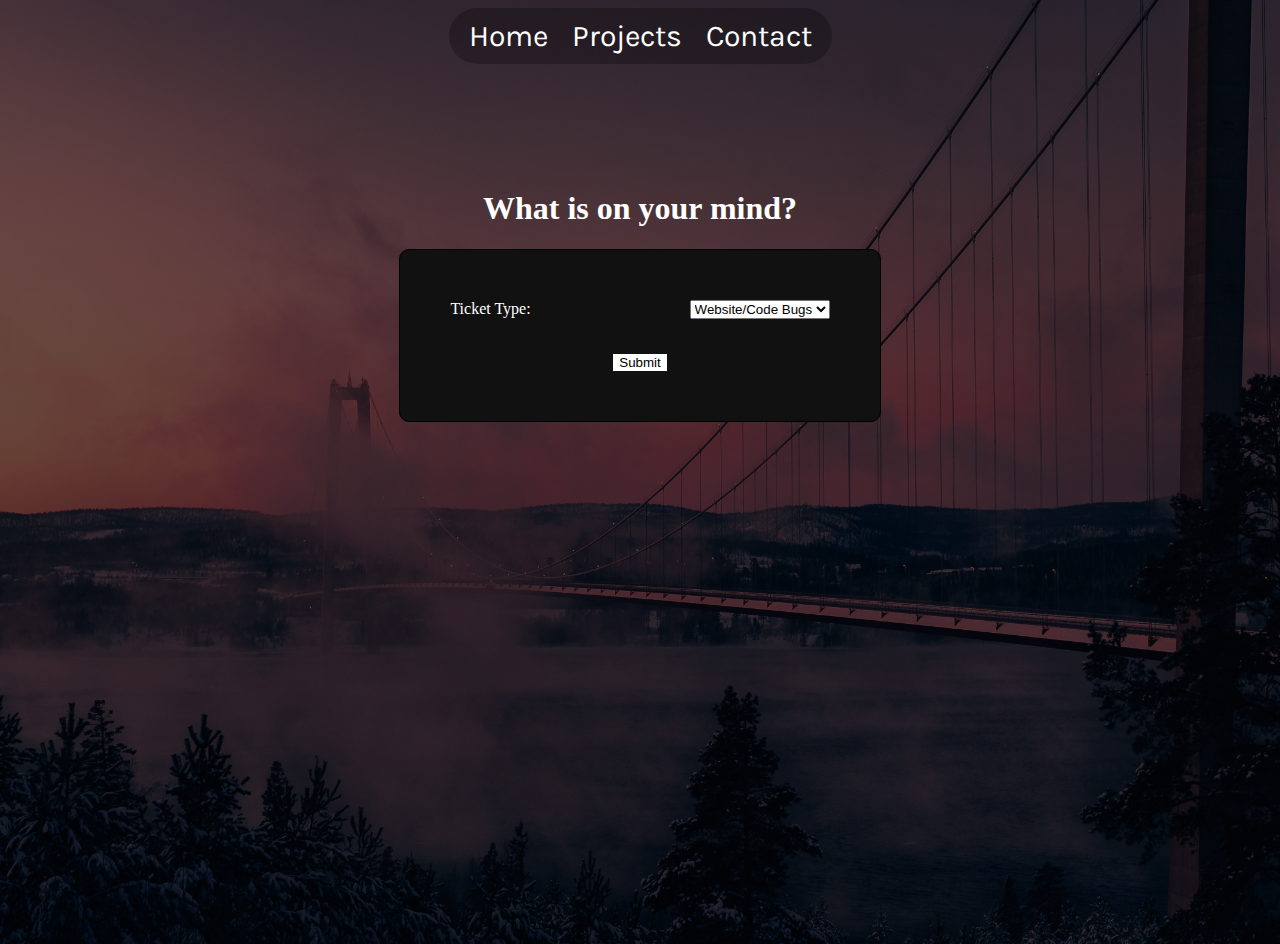
<file: contact/index.html>
<html>
    <head>
        <link rel="stylesheet" href="/style.css">

        <link rel="preconnect" href="https://fonts.googleapis.com">
        <link rel="preconnect" href="https://fonts.gstatic.com" crossorigin>
        <link rel="stylesheet" type="text/css" href="https://fonts.googleapis.com/css?family=Tilt+Neon">
        <link href="https://fonts.googleapis.com/css2?family=Karla:wght@500&family=Roboto:ital,wght@1,700&display=swap" rel="stylesheet">

        <title>Hello World!</title>
    </head>

    <body>
        <div id="#home" class="project">
            <div class="items">
                <a class="tb" href="/">Home</a>
                <a class="tb" href="/Projects/">Projects</a>
                <a class="tb" href="">Contact</a>
            </div>

            <div class="contact">
                <h1>What is on your mind?</h1>
                <form onsubmit="return false">
                    <label>Ticket Type: </label><select name="ticketType" id="ticket_type">
                        <option value="website_related">Website/Code Bugs</option>
                        <option value="job_related">Job Inquery</option>
                    </select>
                    <br>
                    <label id="job_type_text">Job Type: </label><select name="ticketType" id="job_type">
                        <option value="sel"></option>
                        <option value="website">Website</option>
                        <option value="python">Python</option>
                    </select>
                    <br>
                    <label id="web_type_text">Website: </label><select name="web_type" id="web_type">
                        <option value="sel"></option>
                        <option value="fullstack">Fullstack</option>
                        <option value="frontend">Frontend</option>
                        <option value="backend">Backend</option>
                    </select>
                    <br>
                    <input id="web_details" type="text" value="">
                    <input id="python_details" type="text" value=""
                    <br>
                    <button id="submit" onclick="submit_form()">Submit</button>
                </form>
            </div>
        </div>
        <script src="script.js"></script>
    </body>
</html>
</file>
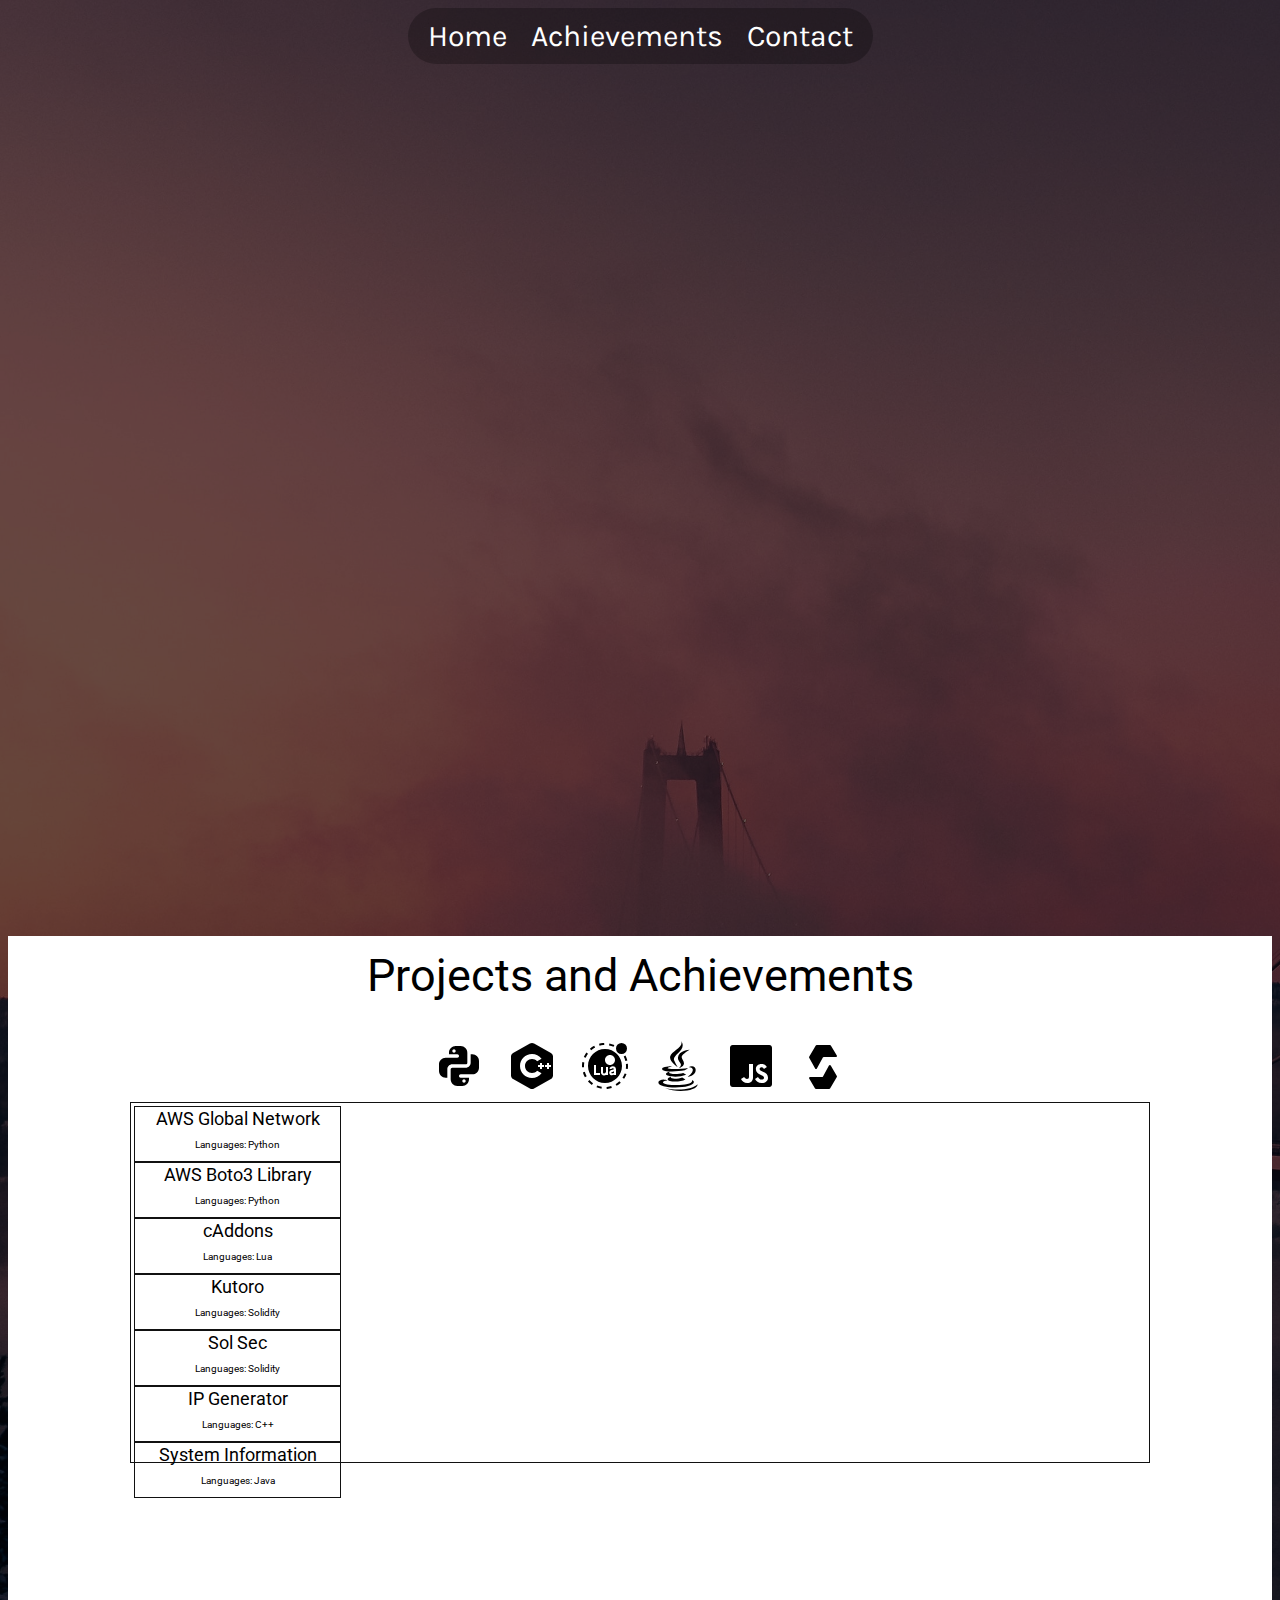
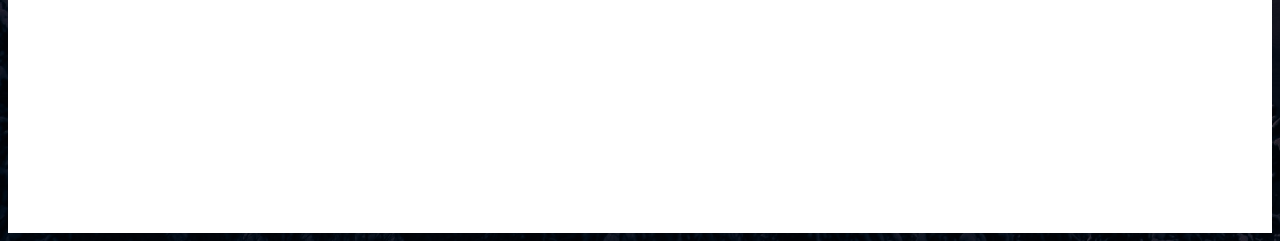
<file: Projects/index.html>
<html>
    <head>
        <link rel="stylesheet" href="/style.css">

        <link rel="preconnect" href="https://fonts.googleapis.com">
        <link rel="preconnect" href="https://fonts.gstatic.com" crossorigin>
        <link rel="stylesheet" type="text/css" href="https://fonts.googleapis.com/css?family=Tilt+Neon">
        <link href="https://fonts.googleapis.com/css2?family=Karla:wght@500&family=Roboto:ital,wght@1,700&display=swap" rel="stylesheet">

        <title>Hello World!</title>
    </head>

    <body>
        <div id="#home" class="project">
            <div class="items">
                <a class="tb" href="">Home</a>
                <a class="tb" href="">Achievements</a>
                <a class="tb" href="">Contact</a>
            </div>

        </div>


        <div class="certs" id="#certs">
            <h class="title">Projects and Achievements</h>
            <br>
            <div class="projects">
                <div class="sort_projects">
                    <button onclick="py_select()"><?xml version="1.0"?><svg xmlns="http://www.w3.org/2000/svg"  id="python" class="python" viewBox="0 0 30 30" width="50px" height="50px">    <path d="M 13 3 C 10.791 3 9 4.791 9 7 L 9 8 L 14 8 C 14.552 8 15 8.448 15 9 C 15 9.552 14.552 10 14 10 L 9 10 L 8 10 L 7 10 C 4.791 10 3 11.791 3 14 L 3 18 C 3 20.209 4.791 22 7 22 L 8 22 L 8 17 C 8 15.346 9.346 14 11 14 L 19 14 C 19.552 14 20 13.552 20 13 L 20 7 C 20 4.791 18.209 3 16 3 L 13 3 z M 12 5 C 12.552 5 13 5.448 13 6 C 13 6.552 12.552 7 12 7 C 11.448 7 11 6.552 11 6 C 11 5.448 11.448 5 12 5 z M 22 8 L 22 13 C 22 14.654 20.654 16 19 16 L 11 16 C 10.448 16 10 16.448 10 17 L 10 23 C 10 25.209 11.791 27 14 27 L 17 27 C 19.209 27 21 25.209 21 23 L 21 22 L 16 22 C 15.448 22 15 21.552 15 21 C 15 20.448 15.448 20 16 20 L 21 20 L 22 20 L 23 20 C 25.209 20 27 18.209 27 16 L 27 12 C 27 9.791 25.209 8 23 8 L 22 8 z M 18 23 C 18.552 23 19 23.448 19 24 C 19 24.552 18.552 25 18 25 C 17.448 25 17 24.552 17 24 C 17 23.448 17.448 23 18 23 z"/></svg></button>
                    <button onclick="cpp_select()"><svg xmlns="http://www.w3.org/2000/svg"  id="cpp" class="cpp" viewBox="0 0 50 50" width="50px" height="50px"><path d="M 43.910156 12.003906 L 27.070313 2.539063 C 25.792969 1.824219 24.207031 1.824219 22.929688 2.539063 L 6.089844 12.003906 C 4.800781 12.726563 4 14.082031 4 15.535156 L 4 34.464844 C 4 35.917969 4.800781 37.273438 6.089844 37.996094 L 22.929688 47.460938 C 23.570313 47.820313 24.285156 48 25 48 C 25.714844 48 26.429688 47.820313 27.070313 47.460938 L 43.910156 37.996094 C 45.199219 37.273438 46 35.917969 46 34.464844 L 46 15.535156 C 46 14.082031 45.199219 12.726563 43.910156 12.003906 Z M 25 37 C 18.382813 37 13 31.617188 13 25 C 13 18.382813 18.382813 13 25 13 C 28.78125 13 32.273438 14.753906 34.542969 17.742188 L 30.160156 20.277344 C 28.84375 18.835938 26.972656 18 25 18 C 21.140625 18 18 21.140625 18 25 C 18 28.859375 21.140625 32 25 32 C 26.972656 32 28.84375 31.164063 30.160156 29.722656 L 34.542969 32.257813 C 32.273438 35.246094 28.78125 37 25 37 Z M 37 26 L 35 26 L 35 28 L 33 28 L 33 26 L 31 26 L 31 24 L 33 24 L 33 22 L 35 22 L 35 24 L 37 24 Z M 44 26 L 42 26 L 42 28 L 40 28 L 40 26 L 38 26 L 38 24 L 40 24 L 40 22 L 42 22 L 42 24 L 44 24 Z"/></svg></button>
                    <button onclick="lua_select()"><svg xmlns="http://www.w3.org/2000/svg"  id="lua" class="lua" viewBox="0 0 50 50" width="50px" height="50px"><path d="M 41.5 2 A 5.5 5.5 0 0 0 41.5 13 A 5.5 5.5 0 0 0 41.5 2 z M 24.1875 2.0136719 C 23.7425 2.0306719 23.295703 2.0595625 22.845703 2.1015625 C 21.557703 2.2225625 20.274203 2.4512031 19.033203 2.7832031 L 19.548828 4.7167969 C 20.682828 4.4137969 21.85425 4.2027969 23.03125 4.0917969 C 23.44325 4.0537969 23.854719 4.0267187 24.261719 4.0117188 L 24.1875 2.0136719 z M 29.388672 2.4160156 L 29.007812 4.3808594 C 30.568813 4.6828594 32.096828 5.1654531 33.548828 5.8144531 L 34.365234 3.9882812 C 32.773234 3.2772812 31.098672 2.7480156 29.388672 2.4160156 z M 14.179688 4.6972656 C 12.645687 5.5152656 11.202672 6.5122031 9.8886719 7.6582031 L 11.203125 9.1640625 C 12.402125 8.1170625 13.722094 7.2088906 15.121094 6.4628906 L 14.179688 4.6972656 z M 25 8 C 15.626 8 8 15.626 8 25 C 8 34.374 15.626 42 25 42 C 34.374 42 42 34.374 42 25 C 42 15.626 34.374 8 25 8 z M 6.3730469 11.507812 C 5.3500469 12.920812 4.4865938 14.447828 3.8085938 16.048828 L 5.6503906 16.828125 C 6.2693906 15.366125 7.0581875 13.971641 7.9921875 12.681641 L 6.3730469 11.507812 z M 30 14 C 32.761 14 35 16.239 35 19 C 35 21.761 32.761 24 30 24 C 27.239 24 25 21.761 25 19 C 25 16.239 27.239 14 30 14 z M 45.511719 14.578125 L 43.728516 15.484375 C 44.449516 16.901375 45.005719 18.402313 45.386719 19.945312 L 47.328125 19.46875 C 46.911125 17.77775 46.300719 16.131125 45.511719 14.578125 z M 2.3359375 21.054688 C 2.1119375 22.343687 1.9980469 23.662609 1.9980469 24.974609 C 1.9980469 25.400609 2.0092031 25.828766 2.0332031 26.259766 L 4.03125 26.148438 C 4.00925 25.755437 3.9980469 25.363609 3.9980469 24.974609 C 3.9980469 23.776609 4.1026406 22.572484 4.3066406 21.396484 L 2.3359375 21.054688 z M 47.898438 22.84375 L 45.908203 23.03125 C 45.971203 23.69125 46.003906 24.362391 46.003906 25.025391 C 46.003906 25.947391 45.941313 26.878922 45.820312 27.794922 L 47.802734 28.058594 C 47.935734 27.056594 48.002906 26.035391 48.003906 25.025391 C 48.003906 24.300391 47.966437 23.56575 47.898438 22.84375 z M 14 24 L 16 24 L 16 32 L 20 32 L 20 34 L 14 34 L 14 24 z M 32.822266 25.285156 C 34.752266 25.285156 36 26.541375 36 28.484375 L 36 34 L 34 34 L 34 33.833984 C 33.182 34.116984 32.357703 34.207031 31.970703 34.207031 C 30.613703 34.207031 29.207031 33.242 29.207031 31.625 C 29.207031 29.641 31.216922 29.089609 32.544922 28.724609 C 33.071922 28.579609 33.697844 28.400031 33.964844 28.207031 C 33.884844 27.580031 33.542266 27.285156 32.822266 27.285156 C 32.410266 27.285156 31.560547 27.453656 31.560547 27.972656 L 29.560547 27.972656 C 29.560547 26.208656 31.201266 25.285156 32.822266 25.285156 z M 21 26 L 23 26 L 23 31.492188 C 23 31.990188 23.404344 32.394531 23.902344 32.394531 L 24.152344 32.394531 C 25.171344 32.394531 26 31.566828 26 30.548828 L 26 26 L 28 26 L 28 30.548828 L 28 34 L 26 34 L 26 33.902344 C 25.449 34.207344 24.825344 34.394531 24.152344 34.394531 L 23.902344 34.394531 C 22.301344 34.394531 21 33.092188 21 31.492188 L 21 26 z M 34 30.371094 C 33.696 30.473094 33.386219 30.565391 33.074219 30.650391 C 31.810219 30.999391 31.207031 31.233 31.207031 31.625 C 31.207031 32.192 31.962703 32.207031 31.970703 32.207031 C 32.614703 32.207031 33.584 31.946766 34 31.634766 L 34 30.371094 z M 4.8261719 30.847656 L 2.9042969 31.400391 C 3.3862969 33.072391 4.0621094 34.693844 4.9121094 36.214844 L 6.6582031 35.240234 C 5.8822031 33.851234 5.2661719 32.373656 4.8261719 30.847656 z M 44.65625 32.412109 C 44.09425 33.898109 43.360563 35.323484 42.476562 36.646484 L 44.140625 37.757812 C 45.107625 36.307813 45.911344 34.746141 46.527344 33.119141 L 44.65625 32.412109 z M 9.4355469 39.103516 L 7.9550781 40.447266 C 9.1250781 41.736266 10.444047 42.892719 11.873047 43.886719 L 13.015625 42.246094 C 11.709625 41.336094 10.504547 40.280516 9.4355469 39.103516 z M 39.402344 40.283203 C 38.243344 41.376203 36.96275 42.337672 35.59375 43.138672 L 36.603516 44.865234 C 38.103516 43.988234 39.506391 42.936281 40.775391 41.738281 L 39.402344 40.283203 z M 17.207031 44.505859 L 16.464844 46.361328 C 18.082844 47.010328 19.774094 47.472328 21.496094 47.736328 L 21.800781 45.761719 C 20.229781 45.520719 18.684031 45.097859 17.207031 44.505859 z M 31.238281 45.056641 C 29.859281 45.483641 28.420844 45.770203 26.964844 45.908203 L 26.550781 45.943359 L 26.714844 47.9375 L 27.154297 47.898438 C 28.746297 47.747437 30.319078 47.434797 31.830078 46.966797 L 31.238281 45.056641 z"/></svg></button>
                    <button onclick="java_select()"><svg xmlns="http://www.w3.org/2000/svg"  id="java" class="java" viewBox="0 0 50 50" width="50px" height="50px"><path d="M 28.1875 0 C 30.9375 6.363281 18.328125 10.292969 17.15625 15.59375 C 16.082031 20.464844 24.648438 26.125 24.65625 26.125 C 23.355469 24.109375 22.398438 22.449219 21.09375 19.3125 C 18.886719 14.007813 34.535156 9.207031 28.1875 0 Z M 36.5625 8.8125 C 36.5625 8.8125 25.5 9.523438 24.9375 16.59375 C 24.6875 19.742188 27.847656 21.398438 27.9375 23.6875 C 28.011719 25.558594 26.0625 27.125 26.0625 27.125 C 26.0625 27.125 29.609375 26.449219 30.71875 23.59375 C 31.949219 20.425781 28.320313 18.285156 28.6875 15.75 C 29.039063 13.324219 36.5625 8.8125 36.5625 8.8125 Z M 19.1875 25.15625 C 19.1875 25.15625 9.0625 25.011719 9.0625 27.875 C 9.0625 30.867188 22.316406 31.089844 31.78125 29.25 C 31.78125 29.25 34.296875 27.519531 34.96875 26.875 C 28.765625 28.140625 14.625 28.28125 14.625 27.1875 C 14.625 26.179688 19.1875 25.15625 19.1875 25.15625 Z M 38.65625 25.15625 C 37.664063 25.234375 36.59375 25.617188 35.625 26.3125 C 37.90625 25.820313 39.84375 27.234375 39.84375 28.84375 C 39.84375 32.46875 34.59375 35.875 34.59375 35.875 C 34.59375 35.875 42.71875 34.953125 42.71875 29 C 42.71875 26.296875 40.839844 24.984375 38.65625 25.15625 Z M 16.75 30.71875 C 15.195313 30.71875 12.875 31.9375 12.875 33.09375 C 12.875 35.417969 24.5625 37.207031 33.21875 33.8125 L 30.21875 31.96875 C 24.351563 33.847656 13.546875 33.234375 16.75 30.71875 Z M 18.1875 35.9375 C 16.058594 35.9375 14.65625 37.222656 14.65625 38.1875 C 14.65625 41.171875 27.371094 41.472656 32.40625 38.4375 L 29.21875 36.40625 C 25.457031 37.996094 16.015625 38.238281 18.1875 35.9375 Z M 11.09375 38.625 C 7.625 38.554688 5.375 40.113281 5.375 41.40625 C 5.375 48.28125 40.875 47.964844 40.875 40.9375 C 40.875 39.769531 39.527344 39.203125 39.03125 38.9375 C 41.933594 45.65625 9.96875 45.121094 9.96875 41.15625 C 9.96875 40.253906 12.320313 39.390625 14.5 39.8125 L 12.65625 38.75 C 12.113281 38.667969 11.589844 38.636719 11.09375 38.625 Z M 44.625 43.25 C 39.226563 48.367188 25.546875 50.222656 11.78125 47.0625 C 25.542969 52.695313 44.558594 49.535156 44.625 43.25 Z"/></svg></button>
                    <button onclick="js_select()"><svg xmlns="http://www.w3.org/2000/svg"  id="js" class="js" viewBox="0 0 50 50" width="50px" height="50px"><path d="M 43.335938 4 L 6.667969 4 C 5.195313 4 4 5.195313 4 6.667969 L 4 43.332031 C 4 44.804688 5.195313 46 6.667969 46 L 43.332031 46 C 44.804688 46 46 44.804688 46 43.335938 L 46 6.667969 C 46 5.195313 44.804688 4 43.335938 4 Z M 27 36.183594 C 27 40.179688 24.65625 42 21.234375 42 C 18.140625 42 15.910156 39.925781 15 38 L 18.144531 36.097656 C 18.75 37.171875 19.671875 38 21 38 C 22.269531 38 23 37.503906 23 35.574219 L 23 23 L 27 23 Z M 35.675781 42 C 32.132813 42 30.121094 40.214844 29 38 L 32 36 C 32.816406 37.335938 33.707031 38.613281 35.589844 38.613281 C 37.171875 38.613281 38 37.824219 38 36.730469 C 38 35.425781 37.140625 34.960938 35.402344 34.199219 L 34.449219 33.789063 C 31.695313 32.617188 29.863281 31.148438 29.863281 28.039063 C 29.863281 25.179688 32.046875 23 35.453125 23 C 37.878906 23 39.621094 23.84375 40.878906 26.054688 L 37.910156 27.964844 C 37.253906 26.789063 36.550781 26.328125 35.453125 26.328125 C 34.335938 26.328125 33.628906 27.039063 33.628906 27.964844 C 33.628906 29.109375 34.335938 29.570313 35.972656 30.28125 L 36.925781 30.691406 C 40.171875 32.078125 42 33.496094 42 36.683594 C 42 40.117188 39.300781 42 35.675781 42 Z"/></svg></svg></button>
                    <button onclick="solidity_select()"><svg xmlns="http://www.w3.org/2000/svg"  id="solidity" class="solidity" viewBox="0 0 24 24" width="48px" height="48px"><path d="M18.914 6.201l-3.005-4.946C15.816 1.097 15.647 1 15.464 1H8.838C8.655 1 8.485 1.097 8.393 1.255L5.086 6.901c-.094.161-.094.36 0 .521l2.977 5.297c.199.34.691.34.89 0l2.978-5.464C12.024 7.097 12.193 7 12.376 7l6.092-.023C18.867 6.977 19.115 6.544 18.914 6.201zM8.467 22.974h6.626c.183 0 .352-.097.445-.255l3.377-5.664c.094-.161.094-.36 0-.521l-3.047-5.279c-.199-.34-.691-.34-.89 0l-2.978 5.464c-.092.158-.261.266-.444.266H5.533c-.398 0-.647.422-.446.765l2.935 4.969C8.115 22.877 8.284 22.974 8.467 22.974z"/></svg></button>
                </div>
                
                <div class="project_menu">
                    <div class="project_box" id="pb_1">
                        <h id="pb_1_h">AWS Global Network</h>
                        <p id="pb_1_p" style="font-size:x-small; ">Languages: Python</p>
                    </div>
                    <div class="project_box" id="pb_2">
                        <h id="pb_2_h">AWS Boto3 Library</h>
                        <p id="pb_2_p" style="font-size:x-small; ">Languages: Python</p>
                    </div>
                    <div class="project_box" id="pb_6">
                        <h id="pb_6_h">cAddons</h>
                        <p id="pb_6_p" style="font-size:x-small; ">Languages: Lua</p>
                    </div>
                    <div class="project_box" id="pb_7">
                        <h id="pb_7_h">Kutoro</h>
                        <p id="pb_8_p" style="font-size:x-small; ">Languages: Solidity</p>
                    </div>
                    <div class="project_box" id="pb_8">
                        <h id="pb_8_h">Sol Sec</h>
                        <p id="pb__p" style="font-size:x-small; ">Languages: Solidity</p>
                    </div>
                    <div class="project_box" id="pb_4">
                        <h id="pb_4_h">IP Generator</h>
                        <p id="pb_4_p" style="font-size:x-small; ">Languages: C++</p>
                    </div>
                    <div class="project_box" id="pb_5">
                        <h id="pb_5_h">System Information</h>
                        <p id="pb_5_p" style="font-size:x-small; ">Languages: Java</p>
                    </div>
                </div>
            </div>
            
        </div>
    </body>
</html>
</file>
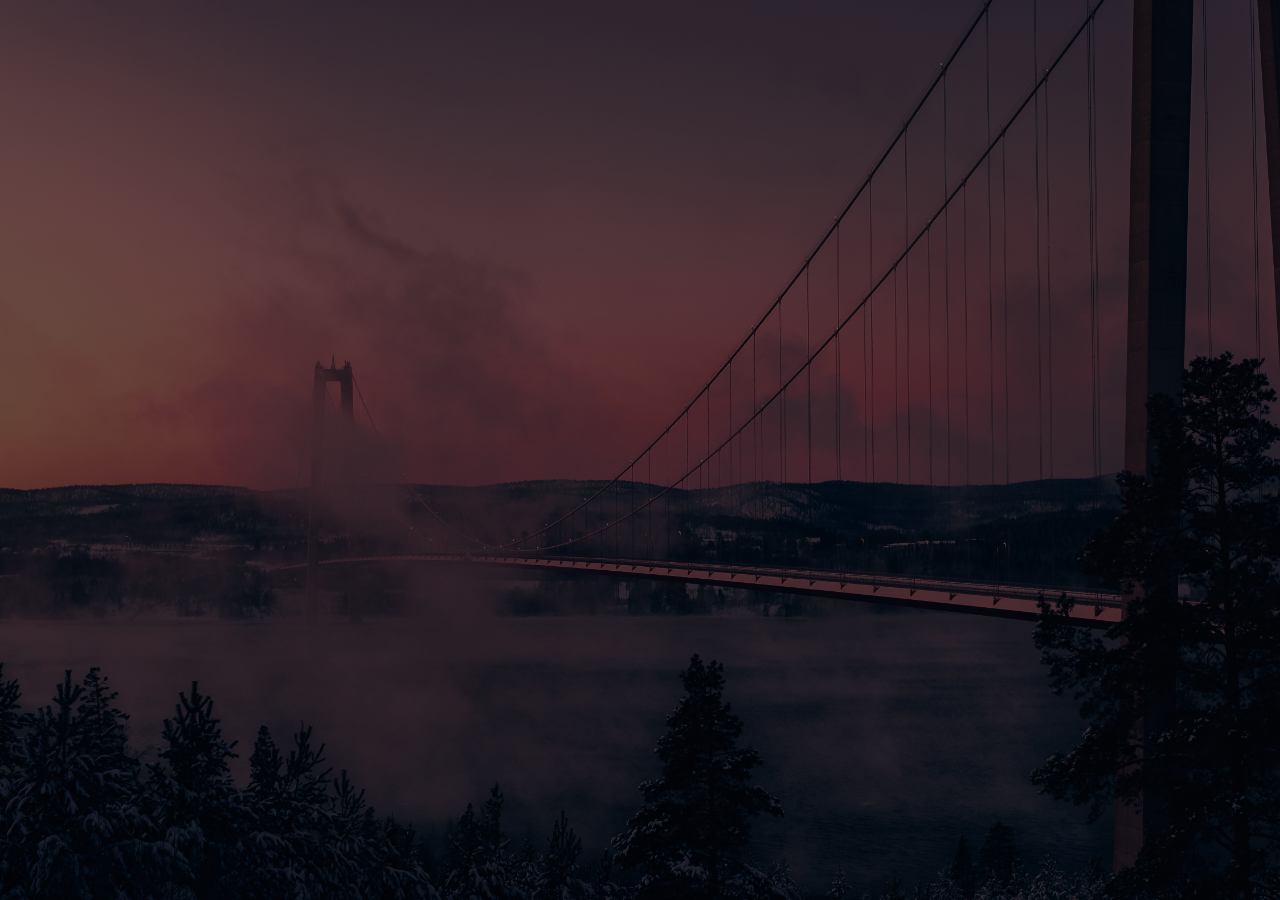
<file: Projects/AWS-Global-Network/index.html>
<html>
    <head>
        <link rel="stylesheet" href="/style.css">

        <link rel="preconnect" href="https://fonts.googleapis.com">
        <link rel="preconnect" href="https://fonts.gstatic.com" crossorigin>
        <link rel="stylesheet" type="text/css" href="https://fonts.googleapis.com/css?family=Tilt+Neon">
        <link href="https://fonts.googleapis.com/css2?family=Karla:wght@500&family=Roboto:ital,wght@1,700&display=swap" rel="stylesheet">

        <title>Hello World!</title>
    </head>

    <body>
        <script src="/script.js"></script>
    </body>
</html>
</file>
<file: style.css>
@keyframes slide_b {
	0% {
		opacity: 0;
		transform: translateY(250px);
	}

	100% {
		opacity: 1;
		transform: translateY(0px);
	}
}

@keyframes background_slide {
	0% {
		background-position: right top;
		background-size: 100%;
	}

	100% {
		background-position: right top;
		background-size: 150%;
	}
}

html{
    background: linear-gradient(rgba(0, 0, 0, 0.6), rgba(0, 0, 0, 0.6)), url("images/anders-jilden.jpg") no-repeat;
    background-position-y: center;
    background-size: cover;
}

.topbar{
    text-decoration: none;
    text-align: center;
    height: 105%;
    margin-top: 0%;
}

.project{
  text-decoration: none;
  width: 100%;
  height: 100%;
  text-align: center;
  height: 105%;
  margin-top: 0%;
}

.items{
    background-color:rgba(0, 0, 0, 0.26);
    margin: 0 auto;
    min-width: min-content;
    max-width: max-content;
    padding: 10px;
    border-radius: 30px;
}

.tb{
    text-decoration: none;
    color: white;
    font-size: 30px;
    font-family: 'Karla', sans-serif;
    padding: 10px;
}


.tb:hover{
    color: rgba(255, 255, 255, 0.644);
}

.crypto{
    font-family: 'Karla', sans-serif;
    margin: auto;
    padding: 10px;
    border-radius: 10px;
    background-color: #111;
    margin-top: 1%;
    padding-top: 2%;
    height: min-content;
    width: max-content;
    color: white;
    opacity: 0;
    animation: slide_b 1.5s ease 3s 1 normal forwards;
}

code{
    font-family: Consolas,"courier new";
    color: rgb(255, 181, 10);
    background-color: #333;
    border-radius: 10px;
    margin-left: 1px;
    padding-left: 4px;
    padding-right: 4px;
    margin-bottom: 5px;
    font-size: 105%;
    float: right;
}

code:hover{
  background-color: #555;
}

.content{
    margin: 0 auto;
    width: 30%;
    height: 50%;
}

.t_text{
  color: white;
  font-size: 50px;
  font-family: 'Karla', sans-serif;
  margin-bottom: 1%;
  opacity: 0;
  animation: slide_b 1.5s ease 2s 1 normal forwards;
}

.intro_box{
    margin: auto 0;
    width: 10%;
    padding: 2%;
    font-size: larger;
    font-family: 'Karla', sans-serif;
    background: rgba(255, 255, 255);
}

.certs{
    background-color: white;
    padding-top: 1%;
    width: 100%;
    font-size: 45px;;
    height: 100%;
    text-align: center;
    font-family: 'Roboto', sans-serif;
}

.titleP{
    text-decoration: none;
    color: white;
    font-size: 45;
    font-family: 'Karla', sans-serif;
    padding: 10px;
}

.projects{
    margin-top: 3%;
}

.sort_projects{
}

.project_box{
    width: 20%;
    padding: 1px;;
    font-size: large;
    border: #111 1px solid;
}

.project_menu{
    margin: auto;
    padding: 3px;
    width: 80%;
    height: 40%;
    border: #111 1px solid;
}

svg:hover{
    fill:rgba(0, 0, 0, 0.26);
}

svg-sel{
    fill:rgba(0, 0, 0, 0.26);
}

button{
    border: 0px solid;
    background-color: white;
}

.crypto_item{
    margin-bottom: 10px;
}


.darkmode{
    padding-top: 8px;
    float:right;
    display: flex;
}

.switch {
  position: relative;
  display: inline-block;
  width: 60px;
  height: 34px;
}

.switch input { 
  opacity: 0;
  width: 0;
  height: 0;
}

.slider {
  position: absolute;
  cursor: pointer;
  top: 0;
  left: 0;
  right: 0;
  bottom: 0;
  background-color: #ccc;
  -webkit-transition: .4s;
  transition: .4s;
}

.slider:before {
  position: absolute;
  content: "";
  height: 26px;
  width: 26px;
  left: 4px;
  bottom: 4px;
  background-color: white;
  -webkit-transition: .4s;
  transition: .4s;
}

input:checked + .slider {
  background-color: #530079;
}

input:focus + .slider {
  box-shadow: 0 0 1px #530079;
}

input:checked + .slider:before {
  -webkit-transform: translateX(26px);
  -ms-transform: translateX(26px);
  transform: translateX(26px);
}

/* Rounded sliders */
.slider.round {
  border-radius: 34px;
}

.slider.round:before {
  border-radius: 50%;
}

.contact{
  margin-top: 10%;
}

.contact>form{
  color: white;
  margin: auto;
  background-color: #111;
  width: 30%;
  padding: 50;
  border-radius: 10px;
  border: black 1px solid;
}

.contact>form>select{
  float: right;
}

.contact>form>label{
  float: left;
}

.contact>h1{
  font-family: "Karla" "sans-serif";
  color: white;
}
</file>
